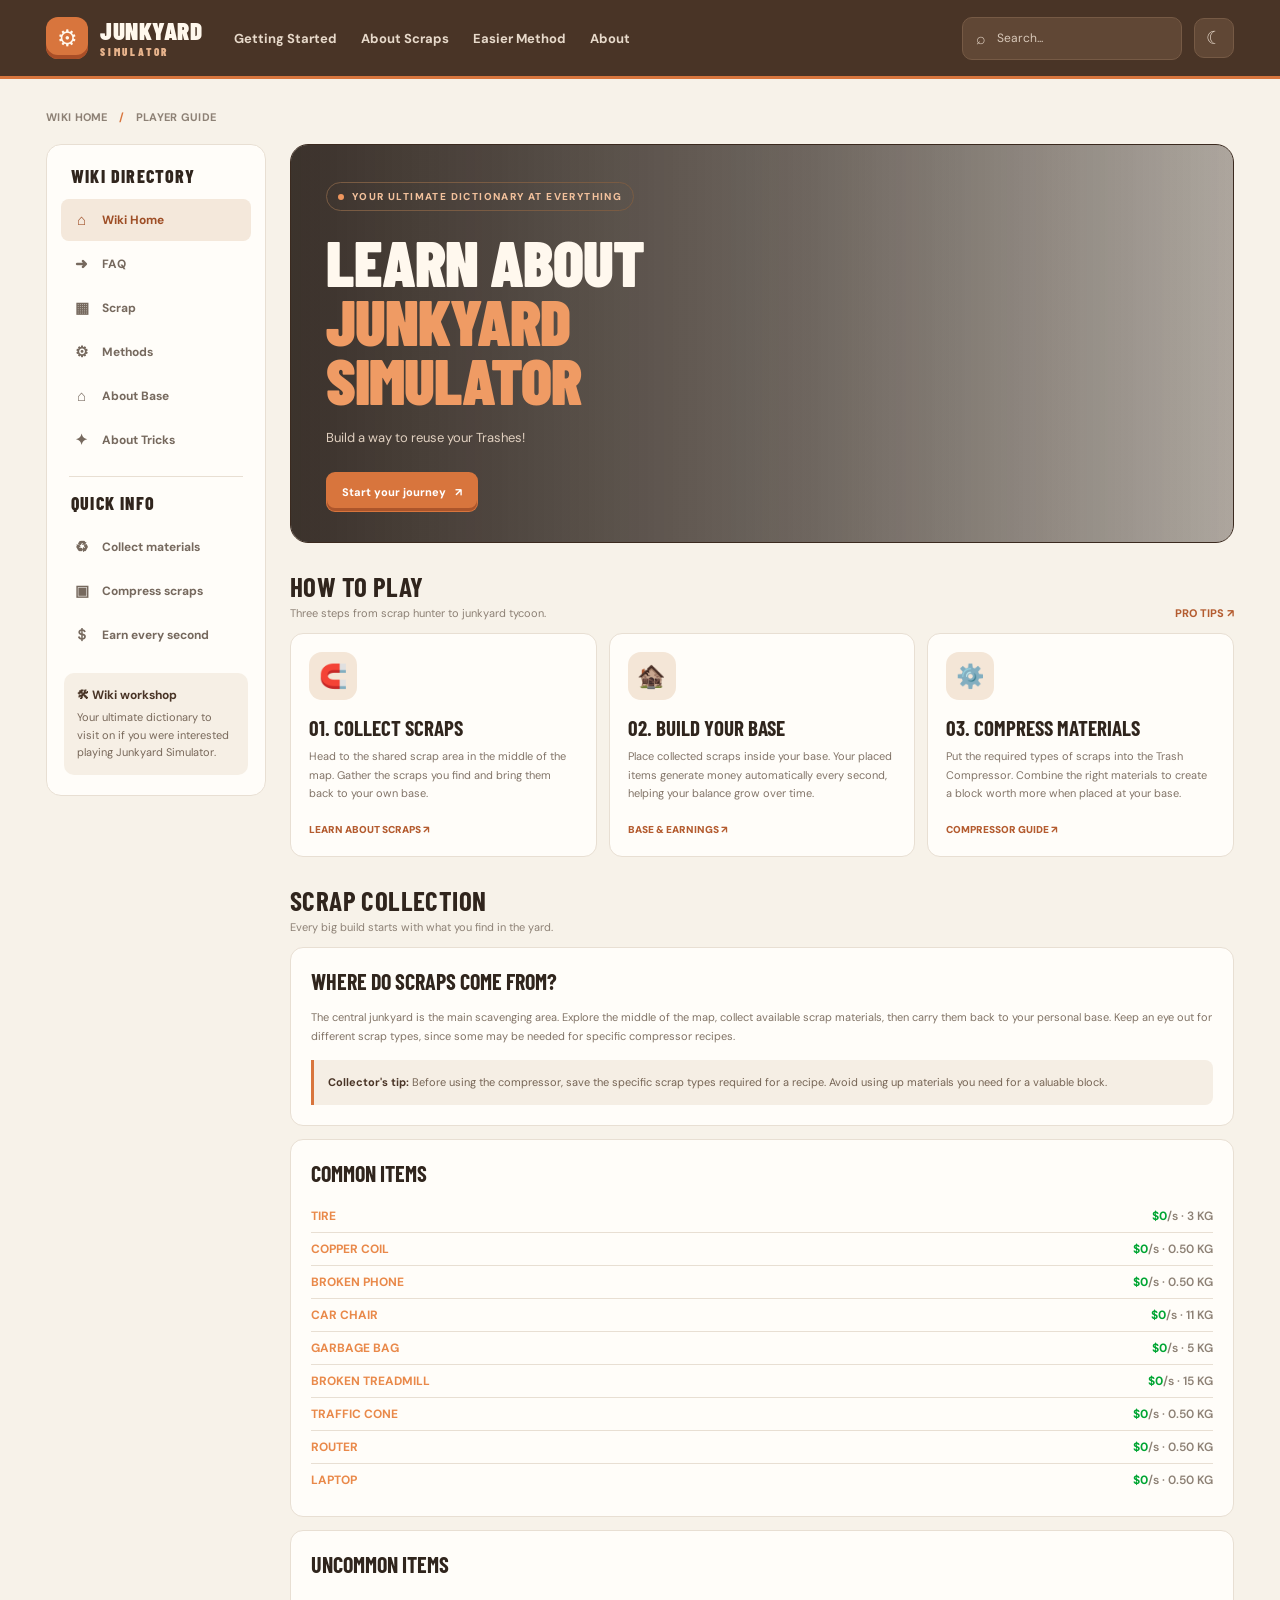
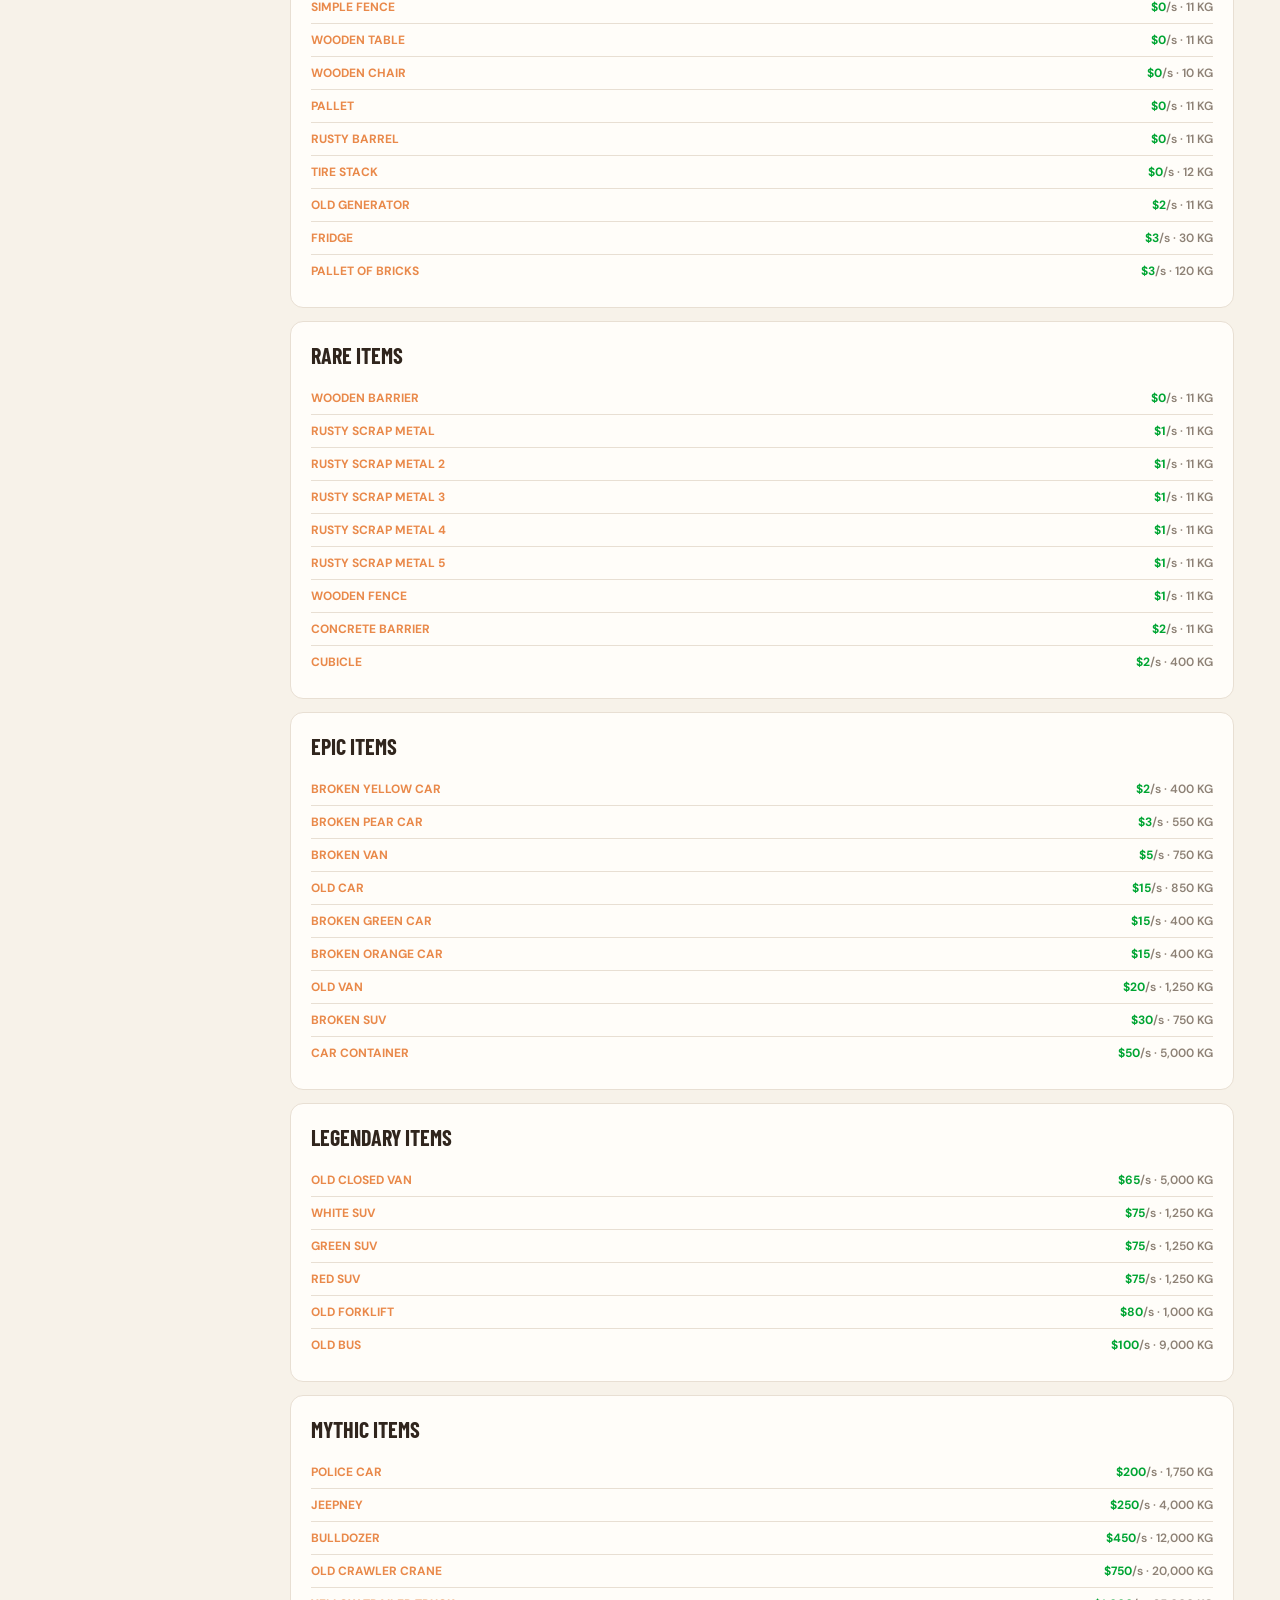
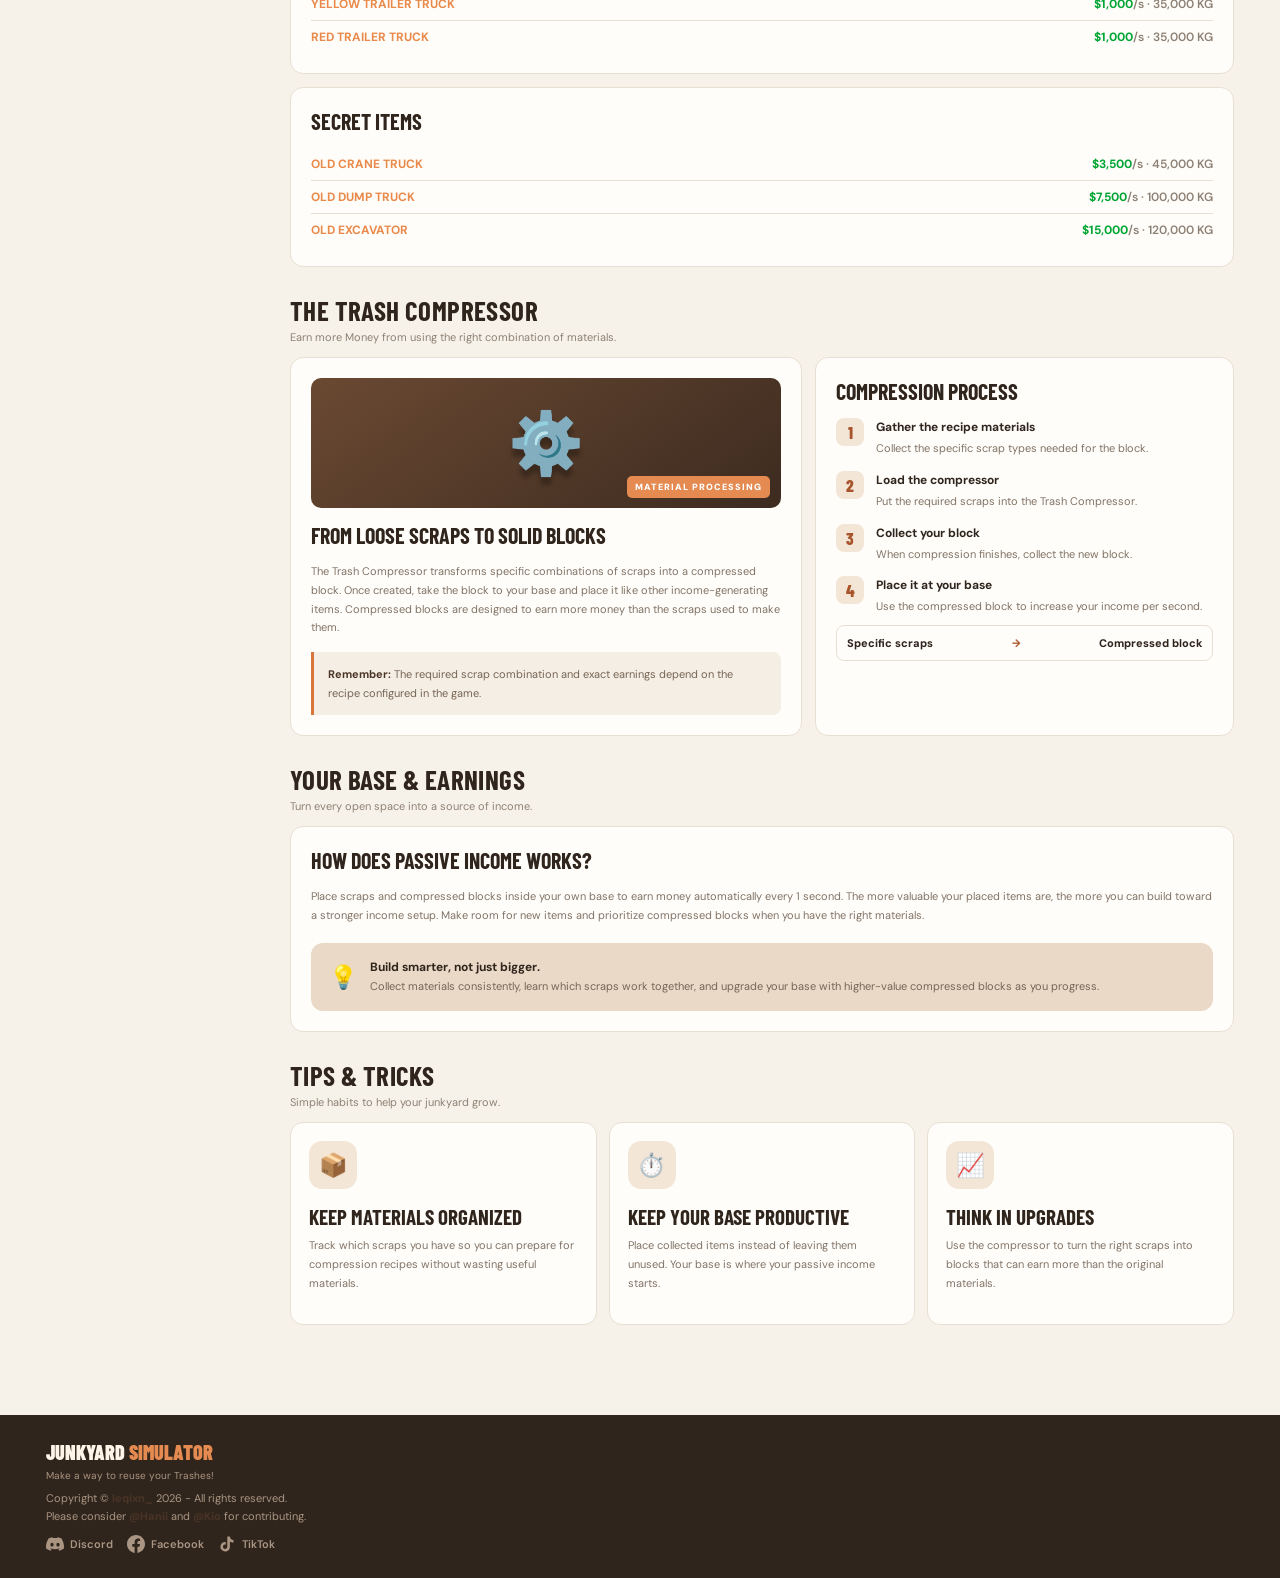
<file: index.html>
<!DOCTYPE html>
<html lang="en">
<head>
<meta charset="UTF-8">
<meta name="viewport" content="width=device-width, initial-scale=1.0">
<title>Junkyard Simulator Wiki</title>
<meta name="description" content="Your ultimate dictionary for Junkyard Simulator.">
<meta name="theme-color" content="#d8753d">
<meta name="robots" content="index,follow">
<link rel="canonical" href="https://junkyardsimulator-wiki.fun/">
<meta name="color-scheme" content="light dark">
<meta property="og:type" content="website">
<meta property="og:url" content="https://junkyardsimulator-wiki.fun/">
<meta property="og:site_name" content="Junkyard Simulator Wiki">
<meta property="og:title" content="Junkyard Simulator Wiki">
<meta property="og:description" content="Build a way to reuse your trashes! Your ultimate dictionary all about Junkyard Simulator.">
<meta property="og:image" content="https://junkyardsimulator-wiki.fun/images/background.png">
<meta property="og:image:secure_url" content="https://junkyardsimulator-wiki.fun/images/background.png">
<meta property="og:image:type" content="image/png">
<meta property="og:image:width" content="1695">
<meta property="og:image:height" content="986">
<meta property="og:image:alt" content="Junkyard Simulator Wiki background image">
<meta name="twitter:card" content="summary_large_image">
<meta name="twitter:title" content="Junkyard Simulator Wiki">
<meta name="twitter:description" content="Build a way to reuse your trashes! Your ultimate dictionary all about Junkyard Simulator.">
<meta name="twitter:image" content="https://junkyardsimulator-wiki.fun/images/background.png">
<link rel="icon" href="https://junkyardsimulator-wiki.fun/images/background2.png" type="image/webp">
<link rel="apple-touch-icon" href="https://junkyardsimulator-wiki.fun/images/background2.png">
<link rel="preconnect" href="https://fonts.googleapis.com">
<link rel="preconnect" href="https://fonts.gstatic.com" crossorigin>
<link href="https://fonts.googleapis.com/css2?family=Barlow+Condensed:wght@600;700;800;900&family=DM+Sans:wght@400;500;600;700;800&display=swap" rel="stylesheet">
<style>
:root{
  --ink:#30251d;
  --brown:#493426;
  --brown2:#684a35;
  --rust:#d8753d;
  --cream:#f7f2e9;
  --paper:#fffdf9;
  --muted:#8d8175;
  --line:#e8dfd3;
  --green:#66865b;
  --topbar-text:#fff8ed;
  --nav-text:#e7d9ca;
  --search-bg:#604735;
  --search-border:#765a45;
  --search-placeholder:#d8c8b9;
  --side-text:#76695e;
  --side-hover-bg:#f4e8db;
  --side-hover-text:#9e4e26;
  --side-note-bg:#f6efe5;
  --side-note-text:#78685a;
  --hero-text:#fff8ee;
  --hero-p:#e1d0c0;
  --feature-p:#827468;
  --step-p:#817366;
  --tip-bg:#f5eee4;
  --tip-text:#766555;
  --info-bg:#ead9c7;
  --footer-bg:#30251d;
  --footer-text:#d9c6b5;
  --footer-muted:#a99582;
  --item-name:#E9894A;
}
body.dark{
  --ink:#e8e0d5;
  --brown:#1a1410;
  --brown2:#2a211c;
  --rust:#d8753d;
  --cream:#12100e;
  --paper:#1c1814;
  --muted:#9a8f82;
  --line:#2e2822;
  --green:#66865b;
  --topbar-text:#fff8ed;
  --nav-text:#cbbbaa;
  --search-bg:#2a211c;
  --search-border:#3d322a;
  --search-placeholder:#9a8f82;
  --side-text:#a99a8c;
  --side-hover-bg:#2a211c;
  --side-hover-text:#ef9b64;
  --side-note-bg:#221c18;
  --side-note-text:#a99a8c;
  --hero-text:#fff8ee;
  --hero-p:#cbbbaa;
  --feature-p:#a99a8c;
  --step-p:#a99a8c;
  --tip-bg:#221c18;
  --tip-text:#a99a8c;
  --info-bg:#2a211c;
  --footer-bg:#0e0c0a;
  --footer-text:#cbbbaa;
  --footer-muted:#8a7d70;
  --item-name:#E9894A;
}
*{box-sizing:border-box}
html{scroll-behavior:smooth}
body{margin:0;background:var(--cream);color:var(--ink);font-family:"DM Sans",sans-serif;transition:background .25s,color .25s}
a{color:inherit;text-decoration:none}
button{font:inherit;cursor:pointer;border:0;background:none}
.topbar{background:var(--brown);color:var(--topbar-text);border-bottom:3px solid var(--rust)}
.topbar-inner{max-width:1240px;margin:auto;padding:0 26px;min-height:76px;display:flex;align-items:center;gap:32px}
.brand{display:flex;align-items:center;gap:12px;min-width:max-content}
.brand-mark{height:42px;width:42px;border-radius:12px;background:var(--rust);display:grid;place-items:center;font-size:23px;box-shadow:inset 0 -4px #a94e27}
.brand-name{font-family:"Barlow Condensed",sans-serif;font-weight:900;font-size:25px;line-height:.9;letter-spacing:.5px}
.brand-name span{display:block;color:#e7b38c;font-size:11px;letter-spacing:2.8px;margin-top:5px}
.nav{display:flex;align-items:center;gap:24px;font-size:13px;font-weight:700;color:var(--nav-text)}
.nav a:hover{color:#ffbd8d}
.top-right{margin-left:auto;display:flex;align-items:center;gap:12px}
.search{display:flex;align-items:center;gap:9px;background:var(--search-bg);border:1px solid var(--search-border);border-radius:10px;padding:10px 13px;width:220px;color:var(--search-placeholder)}
.search input{background:transparent;border:0;outline:0;color:white;width:100%;font:inherit;font-size:12px}
.search input::placeholder{color:var(--search-placeholder)}
.theme-toggle{width:40px;height:40px;border-radius:10px;background:var(--search-bg);border:1px solid var(--search-border);display:grid;place-items:center;color:#e7d9ca;font-size:18px;transition:.2s}
.theme-toggle:hover{background:#765a45;color:#fff}
.page{max-width:1240px;margin:auto;padding:24px 26px 60px}
.breadcrumb{font-size:11px;color:var(--muted);font-weight:700;letter-spacing:.3px;margin:7px 0 20px}
.breadcrumb span{color:var(--rust);padding:0 8px}
.layout{display:grid;grid-template-columns:220px minmax(0,1fr);gap:24px;align-items:start}
.sidebar{background:var(--paper);border:1px solid var(--line);border-radius:15px;padding:20px 14px;position:sticky;top:18px}
.side-heading{font-family:"Barlow Condensed",sans-serif;font-size:18px;font-weight:800;letter-spacing:1.2px;margin:0 10px 12px}
.side-link{display:flex;align-items:center;gap:10px;padding:11px 10px;border-radius:8px;font-size:12px;font-weight:700;color:var(--side-text);margin:2px 0}
.side-link .ico{width:21px;text-align:center;font-size:15px}
.side-link.active,.side-link:hover{background:var(--side-hover-bg);color:var(--side-hover-text)}
.side-divider{height:1px;background:var(--line);margin:15px 8px}
.side-note{background:var(--side-note-bg);border-radius:10px;padding:13px;margin:17px 3px 0;font-size:11px;color:var(--side-note-text);line-height:1.6}
.side-note strong{display:block;color:var(--brown);font-size:12px;margin-bottom:4px}
body.dark .side-note strong{color:#ef9b64}
.content{min-width:0}
.hero{background-image:linear-gradient(90deg,rgba(30,20,14,.25),rgba(30,20,14,.12)),url("https://junkyardsimulator-wiki.fun/images/background.png");background-position:center;background-size:cover;background-repeat:no-repeat;border-radius:18px;overflow:hidden;position:relative;min-height:350px;color:var(--hero-text);display:grid;grid-template-columns:1.03fr .97fr;border:1px solid #3b2a1f}
.hero:before{content:"";position:absolute;inset:0;background:linear-gradient(90deg,rgba(30,20,14,.82) 0%,rgba(30,20,14,.55) 55%,rgba(30,20,14,.25) 100%);z-index:1}
.hero-copy{padding:37px 0 30px 35px;position:relative;z-index:2}
.eyebrow{display:inline-flex;align-items:center;gap:8px;border:1px solid #795b43;border-radius:30px;padding:7px 11px;font-size:10px;font-weight:800;letter-spacing:1.4px;color:#f2c19c;text-transform:uppercase}
.eyebrow:before{content:"";width:6px;height:6px;background:#ef965e;border-radius:50%}
h1{font-family:"Barlow Condensed",sans-serif;font-size:clamp(47px,5vw,68px);line-height:.92;letter-spacing:-1px;text-transform:uppercase;margin:22px 0 16px;font-weight:900;max-width:420px}
h1 em{font-style:normal;color:#ef9b64}
.hero-copy p{font-size:13px;line-height:1.8;color:var(--hero-p);max-width:370px;margin:0 0 23px}
.hero-actions{display:flex;gap:10px;flex-wrap:wrap}
.btn{display:inline-flex;align-items:center;justify-content:center;gap:9px;padding:12px 15px;border-radius:9px;font-size:11px;font-weight:800;border:1px solid transparent;transition:.2s}
.btn-primary{background:var(--rust);color:white;box-shadow:inset 0 -3px #ac552b}
.btn-primary:hover{transform:translateY(-2px);background:#e7844b}
.btn-outline{border-color:#80634d;color:#fff4e8}
.btn-outline:hover{background:#604735}
.hero-art{display:none}
section[id]{scroll-margin-top:22px}
button:focus-visible,a:focus-visible,input:focus-visible{outline:3px solid #ef9b64;outline-offset:3px}
.item-list .meta{font-variant-numeric:tabular-nums}
@media(prefers-reduced-motion:reduce){html{scroll-behavior:auto}*,*::before,*::after{transition:none!important;animation:none!important}}
.section-head{display:flex;align-items:end;justify-content:space-between;gap:12px;margin:27px 0 13px}
.section-head h2{font-family:"Barlow Condensed",sans-serif;text-transform:uppercase;font-size:27px;letter-spacing:.4px;margin:0}
.section-head p{font-size:11px;color:var(--muted);margin:4px 0 0}
.text-link{font-size:11px;color:#b45c30;font-weight:800;white-space:nowrap}
.feature-grid{display:grid;grid-template-columns:repeat(3,1fr);gap:12px}
.feature{background:var(--paper);border:1px solid var(--line);border-radius:13px;padding:18px;transition:.2s}
.feature:hover{transform:translateY(-3px);box-shadow:0 9px 22px #4c33200d;border-color:#d7b79a}
.feature-icon{width:48px;height:48px;display:grid;place-items:center;background:#f4e6d7;border-radius:13px;font-size:23px;margin-bottom:15px}
body.dark .feature-icon{background:#2a211c}
.feature h3{font-family:"Barlow Condensed",sans-serif;text-transform:uppercase;font-size:21px;margin:0 0 7px}
.feature p{font-size:11px;color:var(--feature-p);line-height:1.7;margin:0 0 14px}
.feature a{font-size:10px;color:#b45c30;font-weight:900}
.guide-grid{display:grid;grid-template-columns:1.1fr .9fr;gap:13px}
.panel{background:var(--paper);border:1px solid var(--line);border-radius:13px;padding:20px}
.panel h3{font-family:"Barlow Condensed",sans-serif;text-transform:uppercase;font-size:22px;margin:0 0 14px}
.steps{display:grid;gap:13px}
.step{display:flex;gap:12px;align-items:flex-start}
.step-num{width:28px;height:28px;border-radius:8px;background:#f4e6d7;color:#a8552c;display:grid;place-items:center;font-family:"Barlow Condensed",sans-serif;font-size:17px;font-weight:800;flex-shrink:0}
body.dark .step-num{background:#2a211c}
.step strong{display:block;font-size:12px;margin:1px 0 4px}
.step p{font-size:11px;color:var(--step-p);line-height:1.65;margin:0}
.tip{background:var(--tip-bg);border-left:3px solid var(--rust);padding:13px 14px;border-radius:0 8px 8px 0;font-size:11px;color:var(--tip-text);line-height:1.7;margin-top:15px}
.tip strong{color:var(--brown)}
body.dark .tip strong{color:#ef9b64}
.compressor-visual{height:130px;border-radius:10px;background:linear-gradient(145deg,#6a4932,#3d2b20);display:grid;place-items:center;position:relative;overflow:hidden;margin-bottom:14px}
.compressor-icon{font-size:61px;filter:drop-shadow(0 8px 2px #0004)}
.compressor-label{position:absolute;bottom:10px;right:11px;background:#e58b51;color:#fff;padding:5px 8px;border-radius:5px;font-size:9px;font-weight:900;letter-spacing:1px}
.panel p{font-size:11px;color:var(--step-p);line-height:1.7}
.recipe{display:flex;align-items:center;justify-content:space-between;border:1px solid var(--line);border-radius:8px;padding:10px;margin-top:9px;font-size:11px;font-weight:800}
.recipe span{color:#ad5b31}
.info-banner{margin-top:18px;background:var(--info-bg);border-radius:12px;padding:16px 18px;display:flex;gap:12px;align-items:center}
.info-banner .bulb{font-size:23px}
.info-banner strong{font-size:12px;display:block;margin-bottom:3px}
.info-banner p{font-size:11px;color:var(--tip-text);margin:0;line-height:1.6}
.item-list{margin:0;padding:0;list-style:none}
.item-list li{padding:8px 0;border-bottom:1px solid var(--line);font-size:12px;display:flex;justify-content:space-between;gap:12px}
.item-list li:last-child{border-bottom:0}
.item-list .name{font-weight:700;color:var(--item-name)}
.item-list .meta{color:var(--muted);font-weight:600;white-space:nowrap}
.item-list .price{color:#00A533;font-weight:700}
.copyright{font-size:11px;color:var(--footer-muted);line-height:1.6;margin-top:8px}
.copyright .hl{color:#493426;font-weight:700}
body.dark .copyright .hl{color:#E9894A}
.social-links{display:flex;flex-wrap:wrap;gap:14px;margin-top:10px}
.social-link{display:inline-flex;align-items:center;gap:6px;color:var(--footer-muted);font-size:11px;font-weight:600}
.social-link:hover{color:#fff4e8}
.social-link svg{width:18px;height:18px;fill:currentColor}
footer{background:var(--footer-bg);color:var(--footer-text);margin-top:30px}
.footer-inner{max-width:1240px;margin:auto;padding:25px 26px;display:flex;justify-content:space-between;align-items:center;gap:20px;font-size:10px}
.footer-brand{font-family:"Barlow Condensed",sans-serif;font-size:20px;font-weight:900;color:#fff4e8}
.footer-brand span{color:#e58b51}
.footer-inner p{color:var(--footer-muted);margin:5px 0 0}
.no-results{display:none;padding:15px;background:var(--paper);border:1px solid var(--line);border-radius:10px;font-size:12px;margin-top:10px}
@media(max-width:900px){.topbar-inner{gap:18px}.nav{gap:13px}.search{width:175px}.layout{grid-template-columns:180px minmax(0,1fr);gap:15px}.hero{grid-template-columns:1fr}.hero-copy{padding:30px 30px 10px}.feature-grid{gap:8px}.feature{padding:14px}}
@media(max-width:650px){.topbar-inner{padding:14px 17px;flex-wrap:wrap;gap:13px}.brand{margin-right:auto}.nav{order:3;width:100%;overflow-x:auto;padding-bottom:3px}.top-right{order:2;width:100%;justify-content:flex-end}.search{width:100%}.page{padding:17px 14px 40px}.layout{display:block}.sidebar{position:static;display:flex;gap:4px;overflow-x:auto;padding:8px;margin-bottom:15px}.side-heading,.side-divider,.side-note{display:none}.side-link{white-space:nowrap;padding:9px 11px;margin:0}.hero-copy{padding:25px 22px 8px}.feature-grid{grid-template-columns:1fr}.feature{display:grid;grid-template-columns:52px 1fr;column-gap:12px;align-items:start}.feature-icon{grid-row:1/4;margin:0}.feature h3{margin-top:2px}.feature p{margin-bottom:8px}.guide-grid{grid-template-columns:1fr}.section-head h2{font-size:25px}.footer-inner{padding:23px 17px;align-items:flex-start;flex-direction:column}}
</style>
</head>
<body>
<header class="topbar">
<div class="topbar-inner">
<a class="brand" href="/home" aria-label="Junkyard Simulator Wiki home">
<div class="brand-mark">⚙</div>
<div class="brand-name">JUNKYARD<span>SIMULATOR</span></div>
</a>
<nav class="nav">
<a href="/getting-started">Getting Started</a>
<a href="/scraps">About Scraps</a>
<a href="/compressor">Easier Method</a>
<a href="/base">About</a>
</nav>
<div class="top-right">
<label class="search"><span>⌕</span><input id="searchInput" type="search" placeholder="Search..." aria-label="Search the wiki"></label>
<button class="theme-toggle" id="themeToggle" aria-label="Toggle dark mode" title="Toggle dark / light mode">☾</button>
</div>
</div>
</header>
<main class="page" id="home">
<div class="breadcrumb">WIKI HOME <span>/</span> PLAYER GUIDE</div>
<div class="layout">
<aside class="sidebar">
<h2 class="side-heading">WIKI DIRECTORY</h2>
<a class="side-link active" href="/home"><span class="ico">⌂</span> Wiki Home</a>
<a class="side-link" href="/getting-started"><span class="ico">➜</span> FAQ</a>
<a class="side-link" href="/scraps"><span class="ico">▦</span> Scrap</a>
<a class="side-link" href="/compressor"><span class="ico">⚙</span> Methods</a>
<a class="side-link" href="/base"><span class="ico">⌂</span> About Base</a>
<a class="side-link" href="/tips"><span class="ico">✦</span> About Tricks</a>
<div class="side-divider"></div>
<h2 class="side-heading">QUICK INFO</h2>
<a class="side-link" href="/scraps"><span class="ico">♻</span> Collect materials</a>
<a class="side-link" href="/compressor"><span class="ico">▣</span> Compress scraps</a>
<a class="side-link" href="/base"><span class="ico">＄</span> Earn every second</a>
<div class="side-note"><strong>🛠 Wiki workshop</strong>Your ultimate dictionary to visit on if you were interested playing Junkyard Simulator.</div>
</aside>
<div class="content">
<section class="hero">  
<div class="hero-copy">
<div class="eyebrow">Your ultimate dictionary at everything</div>
<h1>Learn about<br><em>Junkyard Simulator</em></h1>
<p>Build a way to reuse your Trashes!</p>
<div class="hero-actions">
<a class="btn btn-primary" href="/getting-started">Start your journey <span>↗</span></a>
</div>
</div>
</section>
<section id="getting-started" class="searchable">
<div class="section-head"><div><h2>How to play</h2><p>Three steps from scrap hunter to junkyard tycoon.</p></div><a class="text-link" href="/tips">PRO TIPS ↗</a></div>
<div class="feature-grid">
<article class="feature searchable" data-search="collect scraps central yard middle area scavenging materials">
<div class="feature-icon">🧲</div><h3>01. Collect scraps</h3><p>Head to the shared scrap area in the middle of the map. Gather the scraps you find and bring them back to your own base.</p><a href="/scraps">LEARN ABOUT SCRAPS ↗</a>
</article>
<article class="feature searchable" data-search="place base scraps passive money earnings every second">
<div class="feature-icon">🏚️</div><h3>02. Build your base</h3><p>Place collected scraps inside your base. Your placed items generate money automatically every second, helping your balance grow over time.</p><a href="/base">BASE & EARNINGS ↗</a>
</article>
<article class="feature searchable" data-search="trash compressor matching specific scraps compressed block higher money">
<div class="feature-icon">⚙️</div><h3>03. Compress materials</h3><p>Put the required types of scraps into the Trash Compressor. Combine the right materials to create a block worth more when placed at your base.</p><a href="/compressor">COMPRESSOR GUIDE ↗</a>
</article>
</div>
</section>
<section id="scraps" class="searchable">
<div class="section-head"><div><h2>Scrap collection</h2><p>Every big build starts with what you find in the yard.</p></div></div>
<div class="panel">
<h3>Where do scraps come from?</h3>
<p>The central junkyard is the main scavenging area. Explore the middle of the map, collect available scrap materials, then carry them back to your personal base. Keep an eye out for different scrap types, since some may be needed for specific compressor recipes.</p>
<div class="tip"><strong>Collector's tip:</strong> Before using the compressor, save the specific scrap types required for a recipe. Avoid using up materials you need for a valuable block.</div>
</div>
<div class="panel" style="margin-top:13px">
<h3>Common Items</h3>
<ul class="item-list">
<li><span class="name">TIRE</span><span class="meta"><span class="price">$0</span>/s · 3 KG</span></li>
<li><span class="name">COPPER COIL</span><span class="meta"><span class="price">$0</span>/s · 0.50 KG</span></li>
<li><span class="name">BROKEN PHONE</span><span class="meta"><span class="price">$0</span>/s · 0.50 KG</span></li>
<li><span class="name">CAR CHAIR</span><span class="meta"><span class="price">$0</span>/s · 11 KG</span></li>
<li><span class="name">GARBAGE BAG</span><span class="meta"><span class="price">$0</span>/s · 5 KG</span></li>
<li><span class="name">BROKEN TREADMILL</span><span class="meta"><span class="price">$0</span>/s · 15 KG</span></li>
<li><span class="name">TRAFFIC CONE</span><span class="meta"><span class="price">$0</span>/s · 0.50 KG</span></li>
<li><span class="name">ROUTER</span><span class="meta"><span class="price">$0</span>/s · 0.50 KG</span></li>
<li><span class="name">LAPTOP</span><span class="meta"><span class="price">$0</span>/s · 0.50 KG</span></li>
</ul>
</div>
<div class="panel" style="margin-top:13px">
<h3>Uncommon Items</h3>
<ul class="item-list">
<li><span class="name">SIMPLE FENCE</span><span class="meta"><span class="price">$0</span>/s · 11 KG</span></li>
<li><span class="name">WOODEN TABLE</span><span class="meta"><span class="price">$0</span>/s · 11 KG</span></li>
<li><span class="name">WOODEN CHAIR</span><span class="meta"><span class="price">$0</span>/s · 10 KG</span></li>
<li><span class="name">PALLET</span><span class="meta"><span class="price">$0</span>/s · 11 KG</span></li>
<li><span class="name">RUSTY BARREL</span><span class="meta"><span class="price">$0</span>/s · 11 KG</span></li>
<li><span class="name">TIRE STACK</span><span class="meta"><span class="price">$0</span>/s · 12 KG</span></li>
<li><span class="name">OLD GENERATOR</span><span class="meta"><span class="price">$2</span>/s · 11 KG</span></li>
<li><span class="name">FRIDGE</span><span class="meta"><span class="price">$3</span>/s · 30 KG</span></li>
<li><span class="name">PALLET OF BRICKS</span><span class="meta"><span class="price">$3</span>/s · 120 KG</span></li>
</ul>
</div>
<div class="panel" style="margin-top:13px">
<h3>Rare Items</h3>
<ul class="item-list">
<li><span class="name">WOODEN BARRIER</span><span class="meta"><span class="price">$0</span>/s · 11 KG</span></li>
<li><span class="name">RUSTY SCRAP METAL</span><span class="meta"><span class="price">$1</span>/s · 11 KG</span></li>
<li><span class="name">RUSTY SCRAP METAL 2</span><span class="meta"><span class="price">$1</span>/s · 11 KG</span></li>
<li><span class="name">RUSTY SCRAP METAL 3</span><span class="meta"><span class="price">$1</span>/s · 11 KG</span></li>
<li><span class="name">RUSTY SCRAP METAL 4</span><span class="meta"><span class="price">$1</span>/s · 11 KG</span></li>
<li><span class="name">RUSTY SCRAP METAL 5</span><span class="meta"><span class="price">$1</span>/s · 11 KG</span></li>
<li><span class="name">WOODEN FENCE</span><span class="meta"><span class="price">$1</span>/s · 11 KG</span></li>
<li><span class="name">CONCRETE BARRIER</span><span class="meta"><span class="price">$2</span>/s · 11 KG</span></li>
<li><span class="name">CUBICLE</span><span class="meta"><span class="price">$2</span>/s · 400 KG</span></li>
</ul>
</div>
<div class="panel" style="margin-top:13px">
<h3>Epic Items</h3>
<ul class="item-list">
<li><span class="name">BROKEN YELLOW CAR</span><span class="meta"><span class="price">$2</span>/s · 400 KG</span></li>
<li><span class="name">BROKEN PEAR CAR</span><span class="meta"><span class="price">$3</span>/s · 550 KG</span></li>
<li><span class="name">BROKEN VAN</span><span class="meta"><span class="price">$5</span>/s · 750 KG</span></li>
<li><span class="name">OLD CAR</span><span class="meta"><span class="price">$15</span>/s · 850 KG</span></li>
<li><span class="name">BROKEN GREEN CAR</span><span class="meta"><span class="price">$15</span>/s · 400 KG</span></li>
<li><span class="name">BROKEN ORANGE CAR</span><span class="meta"><span class="price">$15</span>/s · 400 KG</span></li>
<li><span class="name">OLD VAN</span><span class="meta"><span class="price">$20</span>/s · 1,250 KG</span></li>
<li><span class="name">BROKEN SUV</span><span class="meta"><span class="price">$30</span>/s · 750 KG</span></li>
<li><span class="name">CAR CONTAINER</span><span class="meta"><span class="price">$50</span>/s · 5,000 KG</span></li>
</ul>
</div>
<div class="panel" style="margin-top:13px">
<h3>Legendary Items</h3>
<ul class="item-list">
<li><span class="name">OLD CLOSED VAN</span><span class="meta"><span class="price">$65</span>/s · 5,000 KG</span></li>
<li><span class="name">WHITE SUV</span><span class="meta"><span class="price">$75</span>/s · 1,250 KG</span></li>
<li><span class="name">GREEN SUV</span><span class="meta"><span class="price">$75</span>/s · 1,250 KG</span></li>
<li><span class="name">RED SUV</span><span class="meta"><span class="price">$75</span>/s · 1,250 KG</span></li>
<li><span class="name">OLD FORKLIFT</span><span class="meta"><span class="price">$80</span>/s · 1,000 KG</span></li>
<li><span class="name">OLD BUS</span><span class="meta"><span class="price">$100</span>/s · 9,000 KG</span></li>
</ul>
</div>
<div class="panel" style="margin-top:13px">
<h3>Mythic Items</h3>
<ul class="item-list">
<li><span class="name">POLICE CAR</span><span class="meta"><span class="price">$200</span>/s · 1,750 KG</span></li>
<li><span class="name">JEEPNEY</span><span class="meta"><span class="price">$250</span>/s · 4,000 KG</span></li>
<li><span class="name">BULLDOZER</span><span class="meta"><span class="price">$450</span>/s · 12,000 KG</span></li>
<li><span class="name">OLD CRAWLER CRANE</span><span class="meta"><span class="price">$750</span>/s · 20,000 KG</span></li>
<li><span class="name">YELLOW TRAILER TRUCK</span><span class="meta"><span class="price">$1,000</span>/s · 35,000 KG</span></li>
<li><span class="name">RED TRAILER TRUCK</span><span class="meta"><span class="price">$1,000</span>/s · 35,000 KG</span></li>
</ul>
</div>
<div class="panel" style="margin-top:13px">
<h3>Secret Items</h3>
<ul class="item-list">
<li><span class="name">OLD CRANE TRUCK</span><span class="meta"><span class="price">$3,500</span>/s · 45,000 KG</span></li>
<li><span class="name">OLD DUMP TRUCK</span><span class="meta"><span class="price">$7,500</span>/s · 100,000 KG</span></li>
<li><span class="name">OLD EXCAVATOR</span><span class="meta"><span class="price">$15,000</span>/s · 120,000 KG</span></li>
</ul>
</div>
</section>
<section id="compressor" class="searchable">
<div class="section-head"><div><h2>The Trash Compressor</h2><p>Earn more Money from using the right combination of materials.</p></div></div>
<div class="guide-grid">
<div class="panel">
<div class="compressor-visual"><div class="compressor-icon">⚙️</div><div class="compressor-label">MATERIAL PROCESSING</div></div>
<h3>From loose scraps to solid blocks</h3>
<p>The Trash Compressor transforms specific combinations of scraps into a compressed block. Once created, take the block to your base and place it like other income-generating items. Compressed blocks are designed to earn more money than the scraps used to make them.</p>
<div class="tip"><strong>Remember:</strong> The required scrap combination and exact earnings depend on the recipe configured in the game.</div>
</div>
<div class="panel">
<h3>Compression process</h3>
<div class="steps">
<div class="step"><div class="step-num">1</div><div><strong>Gather the recipe materials</strong><p>Collect the specific scrap types needed for the block.</p></div></div>
<div class="step"><div class="step-num">2</div><div><strong>Load the compressor</strong><p>Put the required scraps into the Trash Compressor.</p></div></div>
<div class="step"><div class="step-num">3</div><div><strong>Collect your block</strong><p>When compression finishes, collect the new block.</p></div></div>
<div class="step"><div class="step-num">4</div><div><strong>Place it at your base</strong><p>Use the compressed block to increase your income per second.</p></div></div>
</div>
<div class="recipe"><div>Specific scraps</div><span>→</span><div>Compressed block</div></div>
</div>
</div>
</section>
<section id="base" class="searchable">
<div class="section-head"><div><h2>Your base & earnings</h2><p>Turn every open space into a source of income.</p></div></div>
<div class="panel">
<h3>How does passive income works?</h3>
<p>Place scraps and compressed blocks inside your own base to earn money automatically every 1 second. The more valuable your placed items are, the more you can build toward a stronger income setup. Make room for new items and prioritize compressed blocks when you have the right materials.</p>
<div class="info-banner"><div class="bulb">💡</div><div><strong>Build smarter, not just bigger.</strong><p>Collect materials consistently, learn which scraps work together, and upgrade your base with higher-value compressed blocks as you progress.</p></div></div>
</div>
</section>
<section id="tips" class="searchable">
<div class="section-head"><div><h2>Tips & tricks</h2><p>Simple habits to help your junkyard grow.</p></div></div>
<div class="feature-grid">
<article class="feature searchable" data-search="plan organize scraps recipes materials"><div class="feature-icon">📦</div><h3>Keep materials organized</h3><p>Track which scraps you have so you can prepare for compression recipes without wasting useful materials.</p></article>
<article class="feature searchable" data-search="passive income base placement every second"><div class="feature-icon">⏱️</div><h3>Keep your base productive</h3><p>Place collected items instead of leaving them unused. Your base is where your passive income starts.</p></article>
<article class="feature searchable" data-search="compressed blocks more money value upgrades"><div class="feature-icon">📈</div><h3>Think in upgrades</h3><p>Use the compressor to turn the right scraps into blocks that can earn more than the original materials.</p></article>
</div>
</section>
<div id="noResults" class="no-results">No matching wiki topics found.</div>
</div>
</div>
</main>
<footer>
<div class="footer-inner">
<div>
<div class="footer-brand">JUNKYARD <span>SIMULATOR</span></div>
<p>Make a way to reuse your Trashes!</p>
<div class="copyright">
Copyright © <span class="hl">leqixn_</span> 2026 - All rights reserved.<br>
Please consider <span class="hl">@Hanii</span> and <span class="hl">@Kio</span> for contributing.
</div>
<div class="social-links">
<a class="social-link" href="https://discord.gg/dzgmbGKB7J" target="_blank" rel="noopener noreferrer">
<svg viewBox="0 0 24 24" aria-hidden="true"><path d="M20.317 4.37a19.791 19.791 0 0 0-4.885-1.515.074.074 0 0 0-.079.037c-.21.375-.444.864-.608 1.25a18.27 18.27 0 0 0-5.487 0 12.64 12.64 0 0 0-.617-1.25.077.077 0 0 0-.079-.037A19.736 19.736 0 0 0 3.677 4.37a.07.07 0 0 0-.032.027C.533 9.046-.32 13.58.099 18.057a.082.082 0 0 0 .031.057 19.9 19.9 0 0 0 5.993 3.03.078.078 0 0 0 .084-.028 14.09 14.09 0 0 0 1.226-1.994.076.076 0 0 0-.041-.106 13.107 13.107 0 0 1-1.872-.892.077.077 0 0 1-.008-.128 10.2 10.2 0 0 0 .372-.292.074.074 0 0 1 .077-.01c3.928 1.793 8.18 1.793 12.062 0a.074.074 0 0 1 .078.01c.12.098.246.198.373.292a.077.077 0 0 1-.006.127 12.299 12.299 0 0 1-1.873.892.077.077 0 0 0-.041.107c.36.698.772 1.362 1.225 1.993a.076.076 0 0 0 .084.028 19.839 19.839 0 0 0 6.002-3.03.077.077 0 0 0 .032-.054c.5-5.177-.838-9.674-3.549-13.66a.061.061 0 0 0-.031-.03zM8.02 15.33c-1.183 0-2.157-1.085-2.157-2.419 0-1.333.956-2.419 2.157-2.419 1.21 0 2.176 1.096 2.157 2.42 0 1.333-.956 2.418-2.157 2.418zm7.975 0c-1.183 0-2.157-1.085-2.157-2.419 0-1.333.955-2.419 2.157-2.419 1.21 0 2.176 1.096 2.157 2.42 0 1.333-.946 2.418-2.157 2.418z"/></svg>
Discord
</a>
<a class="social-link" href="https://web.facebook.com/LazySlyyy" target="_blank" rel="noopener noreferrer">
<svg viewBox="0 0 24 24" aria-hidden="true"><path d="M24 12.073c0-6.627-5.373-12-12-12s-12 5.373-12 12c0 5.99 4.388 10.954 10.125 11.854v-8.385H7.078v-3.47h3.047V9.43c0-3.007 1.792-4.669 4.533-4.669 1.312 0 2.686.235 2.686.235v2.953H15.83c-1.491 0-1.956.925-1.956 1.874v2.25h3.328l-.532 3.47h-2.796v8.385C19.612 23.027 24 18.062 24 12.073z"/></svg>
Facebook
</a>
<a class="social-link" href="https://www.tiktok.com/@lazysly_" target="_blank" rel="noopener noreferrer">
<svg viewBox="0 0 24 24" aria-hidden="true"><path d="M19.59 6.69a4.83 4.83 0 0 1-3.77-4.25V2h-3.45v13.67a2.89 2.89 0 0 1-5.2 1.74 2.89 2.89 0 0 1 2.31-4.64 2.93 2.93 0 0 1 .88.13V9.4a6.84 6.84 0 0 0-1-.05A6.33 6.33 0 0 0 5 20.1a6.34 6.34 0 0 0 10.86-4.43v-7a8.16 8.16 0 0 0 4.77 1.52v-3.4a4.85 4.85 0 0 1-1-.1z"/></svg>
TikTok
</a>
</div>
</div>
</div>
</footer>
<script>
const routeIds = new Set(["home", "getting-started", "scraps", "compressor", "base", "tips"]);
function routeSlug() {
  const slug = decodeURIComponent(location.pathname.replace(/^\/+|\/+$/g, ""));
  return slug || "home";
}
function showRoute(slug, updateHistory = false) {
  const targetId = routeIds.has(slug) ? slug : "home";
  const target = document.getElementById(targetId);
  if (updateHistory) history.pushState({}, "", targetId === "home" ? "/" : "/" + targetId);
  if (target) target.scrollIntoView({behavior: "smooth", block: "start"});
  document.querySelectorAll(".side-link").forEach(link => {
    link.classList.toggle("active", link.getAttribute("href") === (targetId === "home" ? "/home" : "/" + targetId));
  });
}
document.addEventListener("click", event => {
  const link = event.target.closest('a[href^="/"]');
  if (!link || link.origin !== location.origin) return;
  const slug = link.getAttribute("href").replace(/^\/+|\/+$/g, "") || "home";
  if (!routeIds.has(slug)) return;
  event.preventDefault();
  showRoute(slug, true);
});
window.addEventListener("popstate", () => showRoute(routeSlug()));
window.addEventListener("DOMContentLoaded", () => {
  if (routeSlug() !== "home") setTimeout(() => showRoute(routeSlug()), 0);
});

const searchInput = document.getElementById("searchInput");
const noResults = document.getElementById("noResults");
const content = document.querySelector(".content");
const sections = [...content.querySelectorAll(":scope > section.searchable")];
const featureCards = [...content.querySelectorAll("article.feature.searchable")];

function runSearch() {
  const query = searchInput.value.trim().toLocaleLowerCase();
  let visibleMatches = 0;

  sections.forEach(section => {
    const sectionText = (section.innerText + " " + (section.dataset.search || "")).toLocaleLowerCase();
    const sectionMatches = !query || sectionText.includes(query);
    section.style.display = sectionMatches ? "" : "none";

    const cards = [...section.querySelectorAll("article.feature.searchable")];
    cards.forEach(card => {
      const cardText = (card.innerText + " " + (card.dataset.search || "")).toLocaleLowerCase();
      const cardMatches = !query || cardText.includes(query);
      card.style.display = cardMatches ? "" : "none";
      if (query && cardMatches) visibleMatches++;
    });

    if (query && sectionMatches && cards.length === 0) visibleMatches++;
    if (query && sectionMatches && cards.length > 0 && !cards.some(card => {
      const cardText = (card.innerText + " " + (card.dataset.search || "")).toLocaleLowerCase();
      return cardText.includes(query);
    }) && !sectionText.includes(query)) {
      section.style.display = "none";
    }
  });

  noResults.style.display = query && visibleMatches === 0 ? "block" : "none";
}

searchInput.addEventListener("input", runSearch);

const sideLinks = [...document.querySelectorAll(".side-link")];
sideLinks.forEach(link => {
  link.addEventListener("click", () => {
    sideLinks.forEach(item => item.classList.remove("active"));
    link.classList.add("active");
  });
});

const themeToggle = document.getElementById("themeToggle");
const body = document.body;

function setTheme(theme) {
  const isDark = theme === "dark";
  body.classList.toggle("dark", isDark);
  themeToggle.textContent = isDark ? "☀" : "☾";
  themeToggle.setAttribute("aria-label", isDark ? "Switch to light mode" : "Switch to dark mode");
  themeToggle.setAttribute("aria-pressed", String(isDark));
}

let savedTheme = "light";
try {
  savedTheme = localStorage.getItem("theme") || "light";
} catch (error) {
  savedTheme = "light";
}
setTheme(savedTheme);

themeToggle.addEventListener("click", () => {
  const nextTheme = body.classList.contains("dark") ? "light" : "dark";
  setTheme(nextTheme);
  try {
    localStorage.setItem("theme", nextTheme);
  } catch (error) {
  }
});
</script>
</body>
</html>
</file>
